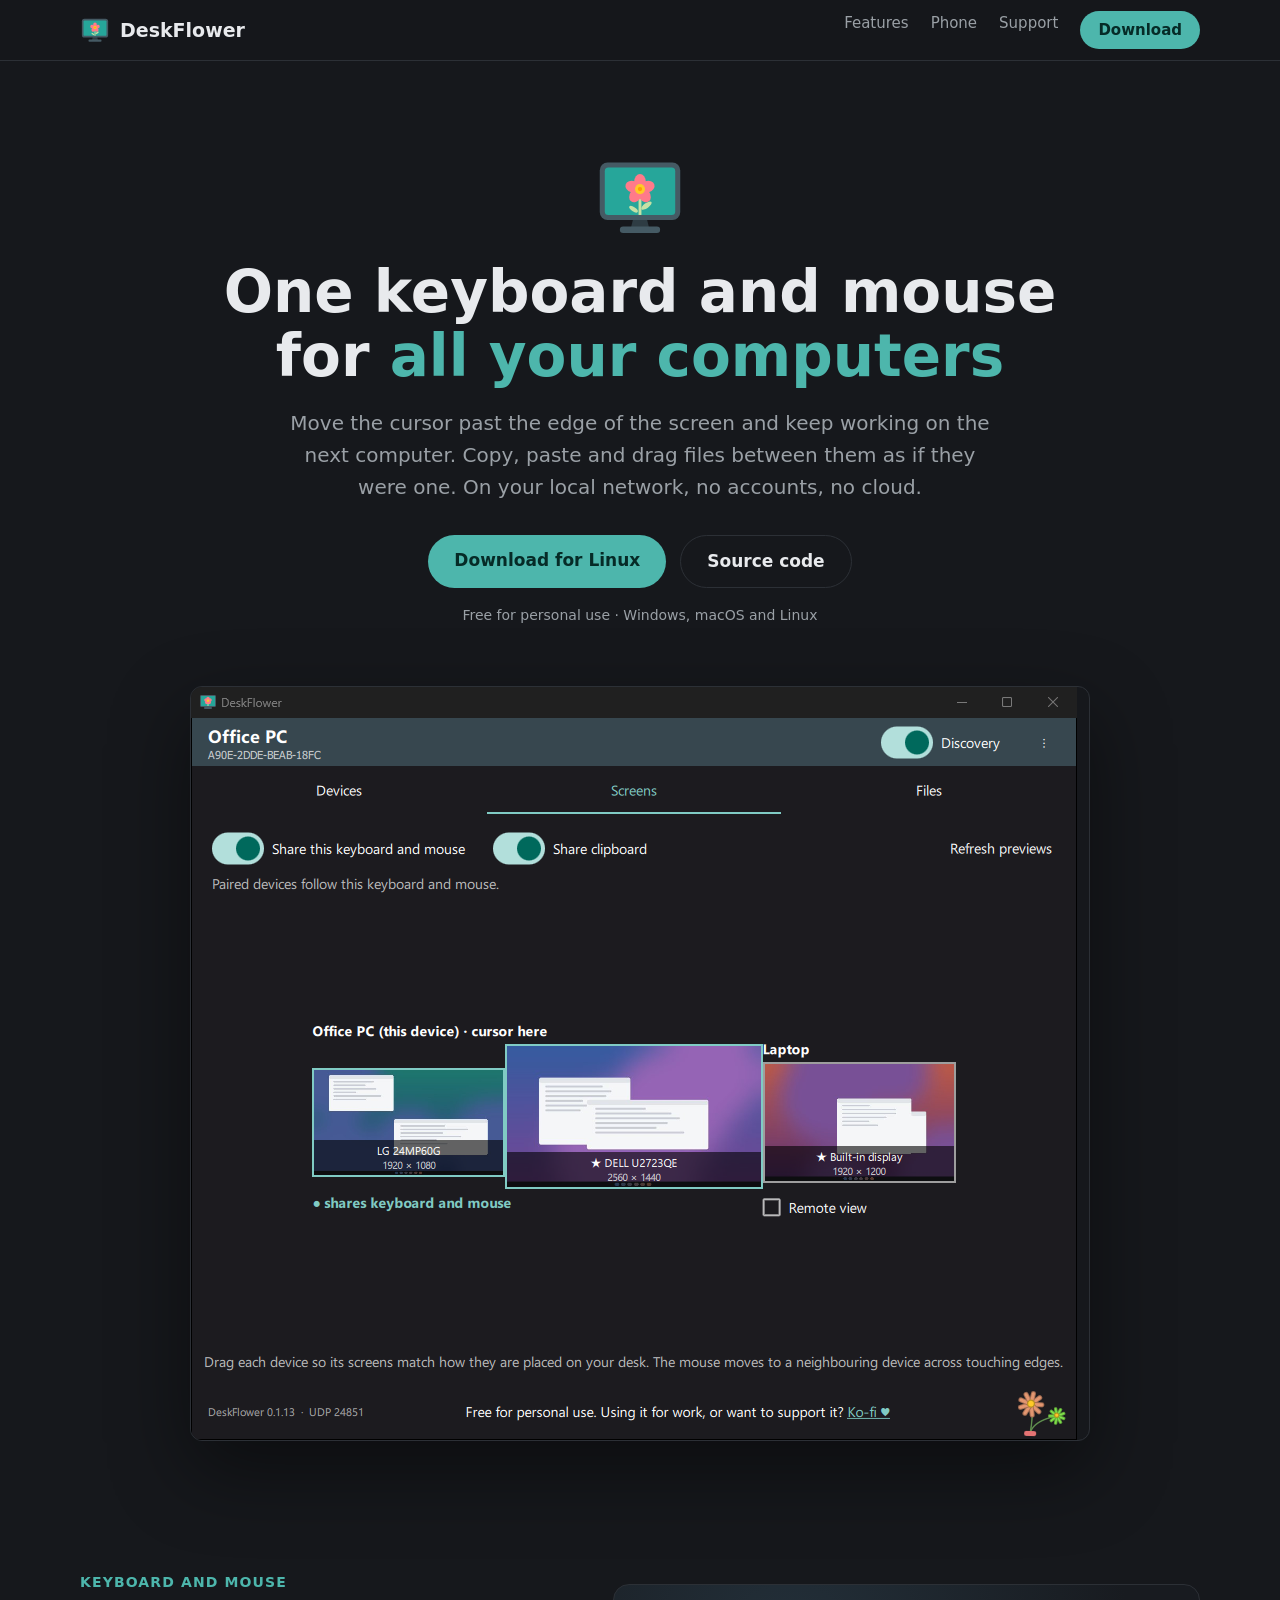
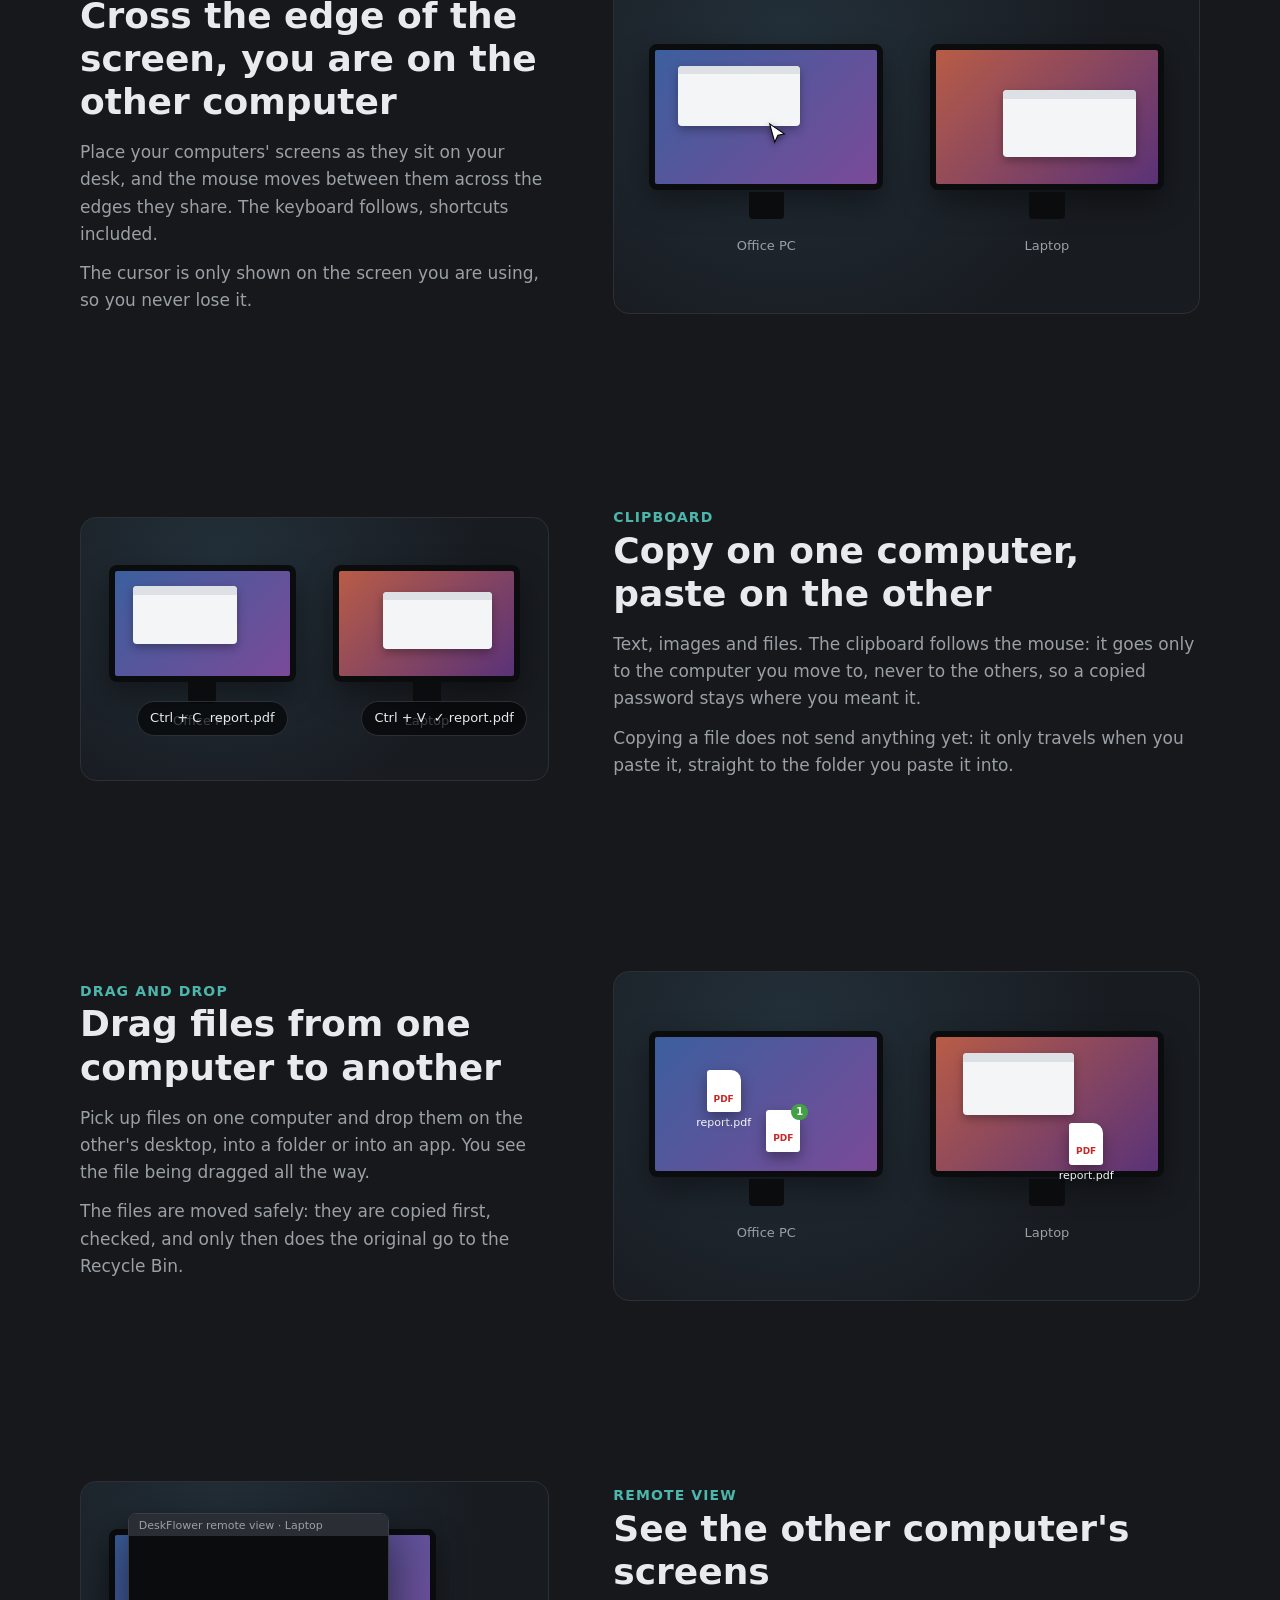
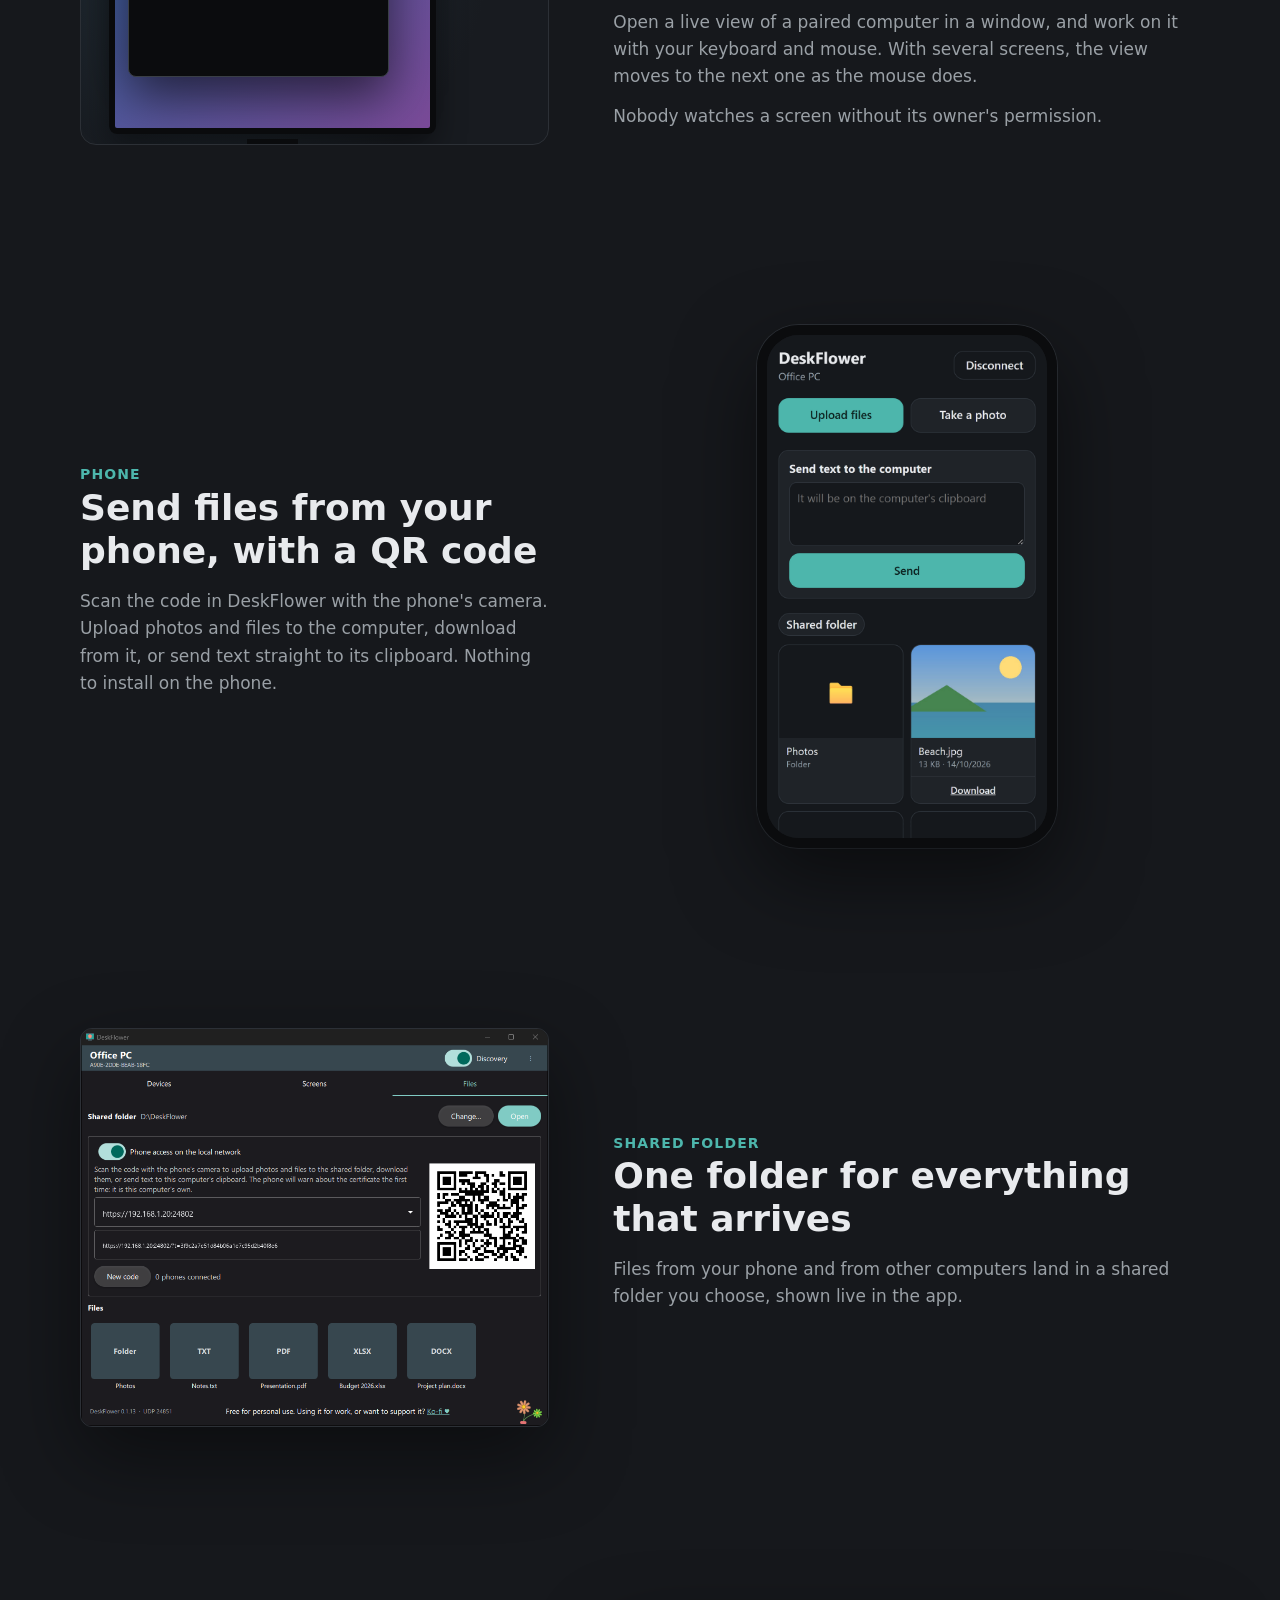
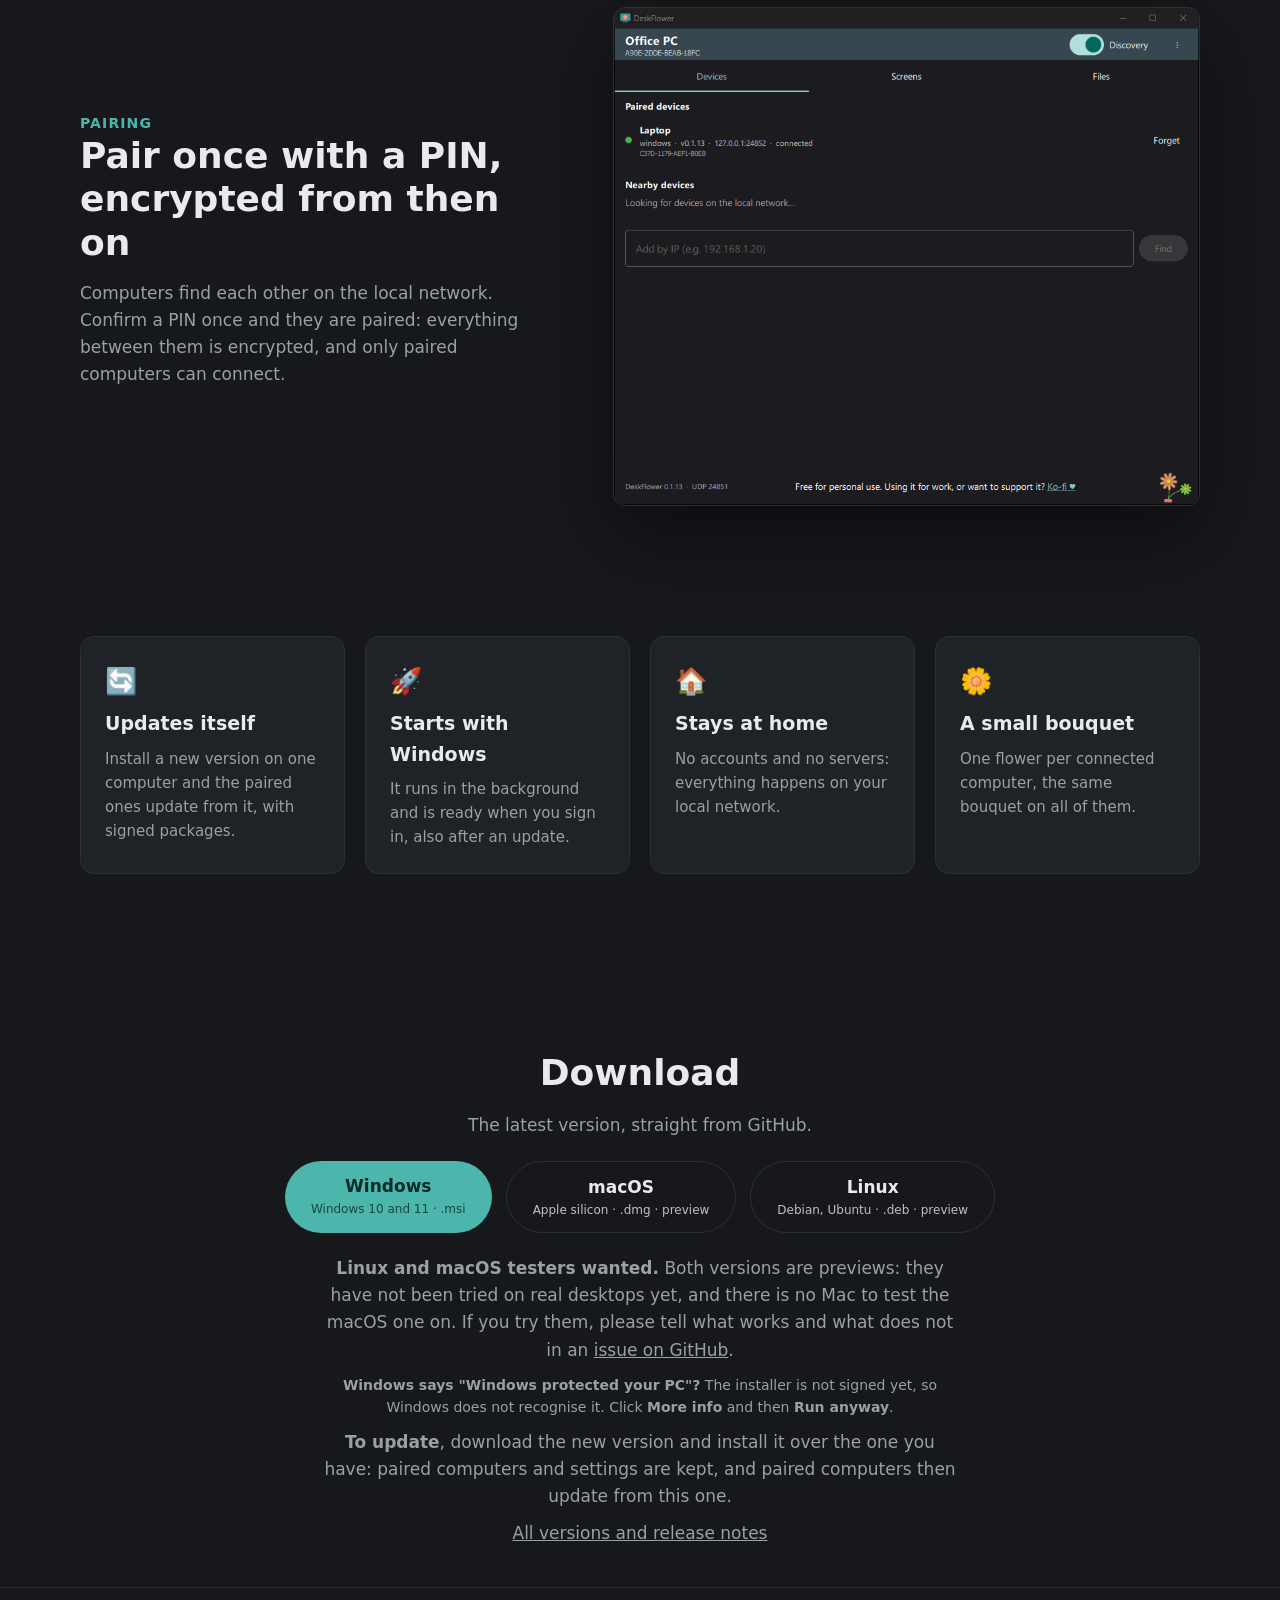
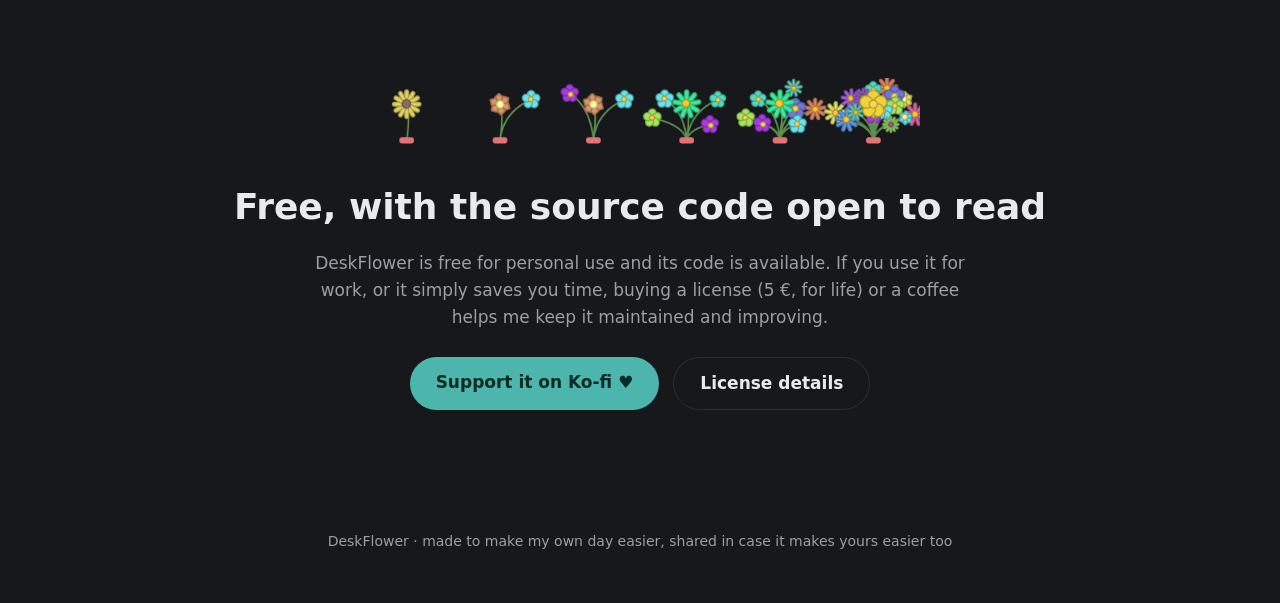
<file: docs/index.html>
<!doctype html>
<!-- GitHub Pages entry (Settings > Pages > Deploy from a branch: main, /docs).
     The download and source links point at REPO below: set it to the published repository. -->
<html lang="en">
<head>
  <meta charset="utf-8">
  <meta name="viewport" content="width=device-width, initial-scale=1">
  <title>DeskFlower: one keyboard and mouse for all your computers</title>
  <meta name="description" content="Share keyboard, mouse, clipboard and files between computers on your local network. Drag files from one computer to another, see their screens, send files from your phone.">
  <link rel="icon" href="img/icon.svg" type="image/svg+xml">
  <style>
    :root {
      --bg: #16181c; --panel: #1f2227; --line: #2c3036; --text: #e8eaed; --muted: #9aa0a6;
      --accent: #4db6ac; --accent-dark: #00796b; --petal: #f48fb1;
    }
    * { box-sizing: border-box; }
    html { scroll-behavior: smooth; }
    body { margin: 0; background: var(--bg); color: var(--text); line-height: 1.6;
           font: 17px/1.6 "Segoe UI", system-ui, -apple-system, Roboto, sans-serif; }
    a { color: var(--accent); }
    img { max-width: 100%; height: auto; display: block; }
    .wrap { width: min(1120px, 92vw); margin: 0 auto; }

    /* Header */
    header { position: sticky; top: 0; z-index: 10; background: rgba(22, 24, 28, .85);
             backdrop-filter: blur(10px); border-bottom: 1px solid var(--line); }
    header .wrap { display: flex; align-items: center; gap: 12px; height: 60px; }
    header .brand { display: flex; align-items: center; gap: 10px; font-weight: 700; font-size: 19px;
                    color: var(--text); text-decoration: none; }
    header nav { margin-left: auto; display: flex; gap: 22px; }
    header nav a { color: var(--muted); text-decoration: none; font-size: 15px; }
    header nav a:hover { color: var(--text); }
    @media (max-width: 700px) { header nav a:not(.btn) { display: none; } }

    .btn { display: inline-block; padding: 12px 26px; border-radius: 999px; background: var(--accent);
           color: #062b27; font-weight: 600; text-decoration: none; transition: transform .15s; }
    .btn:hover { transform: translateY(-2px); }
    .btn.ghost { background: transparent; color: var(--text); border: 1px solid var(--line); }
    header .btn { padding: 7px 18px; font-size: 15px; }

    /* Hero */
    .hero { text-align: center; padding: 90px 0 40px; }
    .hero img.logo { width: 92px; margin: 0 auto 18px; animation: sway 5s ease-in-out infinite; transform-origin: bottom; }
    .hero h1 { font-size: clamp(34px, 6vw, 58px); line-height: 1.1; margin: 0 0 18px; }
    .hero h1 span { color: var(--accent); }
    .hero p { color: var(--muted); font-size: 20px; max-width: 720px; margin: 0 auto 32px; }
    .hero .actions { display: flex; gap: 14px; justify-content: center; flex-wrap: wrap; }
    .hero .note { font-size: 14px; margin-top: 16px; }
    .hero .shot { margin: 60px auto 0; max-width: 900px; }
    @keyframes sway { 50% { transform: rotate(4deg); } }

    .shot { border-radius: 12px; overflow: hidden; border: 1px solid var(--line);
            box-shadow: 0 30px 80px rgba(0, 0, 0, .45); }

    /* Features, revealed while scrolling */
    .feature { display: grid; grid-template-columns: 1fr 1.25fr; gap: 64px; align-items: center; padding: 90px 0; }
    .feature:nth-of-type(even) .text { order: 2; }
    .feature h2 { font-size: clamp(26px, 3.4vw, 36px); line-height: 1.2; margin: 0 0 16px; }
    .feature p { color: var(--muted); margin: 0 0 12px; }
    .feature .tag { color: var(--accent); font-weight: 600; font-size: 14px; letter-spacing: .08em; text-transform: uppercase; }
    @media (max-width: 860px) {
      .feature { grid-template-columns: 1fr; gap: 32px; padding: 60px 0; }
      .feature:nth-of-type(even) .text { order: 0; }
    }
    .reveal { opacity: 0; transform: translateY(40px); transition: opacity .8s ease, transform .8s ease; }
    .reveal.visible { opacity: 1; transform: none; }
    .reveal .media { transition: transform 1s ease .15s; transform: scale(.96); }
    .reveal.visible .media { transform: none; }
    @media (prefers-reduced-motion: reduce) {
      .reveal, .reveal .media { opacity: 1; transform: none; transition: none; }
      *, *::before, *::after { animation: none !important; }
    }

    .phone { width: 300px; margin: 0 auto; border: 10px solid #0b0c0e; border-radius: 42px; overflow: hidden;
             box-shadow: 0 30px 80px rgba(0, 0, 0, .5), 0 0 0 1px var(--line); }
    .phone img { width: 100%; aspect-ratio: 390 / 700; object-fit: cover; object-position: top; }

    /* Illustrations: two computers on a desk */
    .desk { position: relative; aspect-ratio: 16 / 9; border-radius: 16px; background:
            radial-gradient(circle at 30% 20%, #23303a, #181b20 70%); border: 1px solid var(--line); overflow: hidden; }
    .monitor { position: absolute; top: 18%; width: 40%; aspect-ratio: 16 / 10; border-radius: 8px;
               border: 6px solid #0b0c0e; box-shadow: 0 12px 30px rgba(0, 0, 0, .4); }
    .monitor::after { content: ""; position: absolute; left: 42%; bottom: -26%; width: 16%; height: 20%;
                      background: #0b0c0e; border-radius: 0 0 4px 4px; }
    .monitor.left { left: 6%; background: linear-gradient(135deg, #3c5f9e, #7a4a98); }
    .monitor.right { right: 6%; background: linear-gradient(135deg, #b85c46, #5a3278); }
    .monitor .label { position: absolute; bottom: -54%; width: 100%; text-align: center; font-size: 13px; color: var(--muted); }
    .monitor .win { position: absolute; background: #f4f5f7; border-radius: 4px; box-shadow: 0 4px 10px rgba(0, 0, 0, .3); }
    .monitor .win::before { content: ""; position: absolute; inset: 0 0 auto 0; height: 14%; min-height: 6px;
                            background: #dde0e5; border-radius: 4px 4px 0 0; }
    .cursor, .item { position: absolute; z-index: 3; top: 42%; left: 26%; }
    .cursor svg { width: 22px; filter: drop-shadow(0 2px 3px rgba(0, 0, 0, .5)); }
    .item { display: flex; flex-direction: column; align-items: center; gap: 2px; font-size: 11px; color: #fff; }
    .file { width: 34px; height: 42px; background: #fff; border-radius: 3px 10px 3px 3px; position: relative;
            box-shadow: 0 6px 14px rgba(0, 0, 0, .35); }
    .file::after { content: "PDF"; position: absolute; bottom: 6px; left: 0; right: 0; text-align: center;
                   font-size: 9px; font-weight: 700; color: #c62828; }
    .badge { position: absolute; top: -6px; right: -8px; background: #43a047; color: #fff; border-radius: 9px;
             font-size: 10px; padding: 0 5px; font-weight: 700; }
    .chip { position: absolute; z-index: 4; padding: 6px 12px; border-radius: 999px; font-size: 13px;
            background: rgba(0, 0, 0, .6); border: 1px solid var(--line); white-space: nowrap; }

    .visible .glide { animation: glide 6s ease-in-out infinite; }
    @keyframes glide {
      0%, 10% { left: 22%; top: 46%; }
      45%, 60% { left: 72%; top: 40%; }
      95%, 100% { left: 22%; top: 46%; }
    }
    .visible .carry { animation: carry 6s ease-in-out infinite; }
    @keyframes carry {
      0%, 12% { left: 18%; top: 40%; opacity: 1; }
      55% { left: 74%; top: 52%; opacity: 1; }
      75% { left: 74%; top: 52%; opacity: 1; }
      85%, 100% { left: 74%; top: 52%; opacity: 0; }
    }
    .visible .landed { animation: landed 6s ease-in-out infinite; }
    @keyframes landed { 0%, 72% { opacity: 0; } 80%, 100% { opacity: 1; } }
    .visible .ghost-left { animation: ghost 6s ease-in-out infinite; }
    @keyframes ghost { 0%, 80% { opacity: 1; } 90%, 100% { opacity: .15; } }
    .visible .pop { animation: pop 6s ease-in-out infinite; }
    @keyframes pop { 0%, 18% { opacity: 0; transform: translateY(6px); } 24%, 46% { opacity: 1; transform: none; }
                     52%, 62% { opacity: 0; } 68%, 90% { opacity: 1; } 96%, 100% { opacity: 0; } }
    .visible .pop2 { animation: pop2 6s ease-in-out infinite; }
    @keyframes pop2 { 0%, 62% { opacity: 0; } 68%, 90% { opacity: 1; } 96%, 100% { opacity: 0; } }

    /* Remote view: a window showing the other computer */
    .viewer { position: absolute; left: 10%; top: 12%; width: 56%; aspect-ratio: 16 / 10; z-index: 3;
              border-radius: 8px; overflow: hidden; border: 1px solid #3a3f46; background: #0b0c0e;
              box-shadow: 0 20px 50px rgba(0, 0, 0, .6); }
    .viewer .bar { height: 22px; background: #2a2d33; font-size: 11px; color: var(--muted); padding: 3px 10px; }
    .viewer .screen { position: absolute; inset: 22px 0 0 0; transition: background 1s; }
    .visible .viewer .screen { animation: screens 7s ease-in-out infinite; }
    @keyframes screens {
      0%, 45% { background: linear-gradient(135deg, #b85c46, #5a3278); }
      55%, 100% { background: linear-gradient(135deg, #2e7d6f, #1f3f73); }
    }

    /* Small things */
    .grid { display: grid; grid-template-columns: repeat(auto-fit, minmax(240px, 1fr)); gap: 20px; padding: 40px 0 90px; }
    .card { background: var(--panel); border: 1px solid var(--line); border-radius: 14px; padding: 24px; }
    .card h3 { margin: 6px 0 8px; font-size: 19px; }
    .card p { margin: 0; color: var(--muted); font-size: 15px; }
    .card .ico { font-size: 26px; }

    .downloads { text-align: center; padding: 80px 0 30px; }
    .downloads h2 { font-size: clamp(26px, 3.4vw, 36px); margin: 0 0 10px; }
    .downloads .systems { display: flex; gap: 14px; justify-content: center; flex-wrap: wrap; margin: 22px 0; }
    .downloads .systems .btn { min-width: 190px; }
    .downloads .systems small { display: block; font-size: 12px; font-weight: 400; opacity: .8; }
    .downloads p { color: var(--muted); max-width: 640px; margin: 0 auto 10px; }
    .downloads p a { color: inherit; }
    .downloads .smartscreen { font-size: 14px; }
    .support { text-align: center; padding: 90px 0; border-top: 1px solid var(--line); }
    .support h2 { font-size: clamp(26px, 3.4vw, 36px); margin: 0 0 14px; }
    .support p { color: var(--muted); max-width: 680px; margin: 0 auto 26px; }
    .bouquet { max-width: 560px; margin: 0 auto 30px; }
    footer { color: var(--muted); font-size: 14px; text-align: center; padding: 30px 0 50px; }
  </style>
</head>
<body>
  <header>
    <div class="wrap">
      <a class="brand" href="#"><img src="img/icon.svg" width="30" height="30" alt="">DeskFlower</a>
      <nav>
        <a href="#keyboard">Features</a>
        <a href="#phone">Phone</a>
        <a href="#support">Support</a>
        <a class="btn" href="#download">Download</a>
      </nav>
    </div>
  </header>

  <main>
    <section class="hero wrap">
      <img class="logo" src="img/icon.svg" alt="DeskFlower icon">
      <h1>One keyboard and mouse<br>for <span>all your computers</span></h1>
      <p>Move the cursor past the edge of the screen and keep working on the next computer.
         Copy, paste and drag files between them as if they were one. On your local network, no accounts, no cloud.</p>
      <div class="actions">
        <a class="btn js-download" href="#download">Download</a>
        <a class="btn ghost js-source" href="#">Source code</a>
      </div>
      <p class="note">Free for personal use · Windows, macOS and Linux</p>
      <div class="shot reveal"><img class="media" src="img/screens.png" alt="DeskFlower window: the screens of two computers placed side by side" width="886" height="753"></div>
    </section>

    <div class="wrap">
      <section class="feature reveal" id="keyboard">
        <div class="text">
          <div class="tag">Keyboard and mouse</div>
          <h2>Cross the edge of the screen, you are on the other computer</h2>
          <p>Place your computers' screens as they sit on your desk, and the mouse moves between them across
             the edges they share. The keyboard follows, shortcuts included.</p>
          <p>The cursor is only shown on the screen you are using, so you never lose it.</p>
        </div>
        <div class="desk media" aria-hidden="true">
          <div class="monitor left"><div class="win" style="left:10%;top:12%;width:55%;height:45%"></div><div class="label">Office PC</div></div>
          <div class="monitor right"><div class="win" style="left:30%;top:30%;width:60%;height:50%"></div><div class="label">Laptop</div></div>
          <div class="cursor glide"><svg viewBox="0 0 24 24"><path d="M4 2l16 11-7 1.5L9.5 22z" fill="#fff" stroke="#000" stroke-width="1.2"/></svg></div>
        </div>
      </section>

      <section class="feature reveal">
        <div class="text">
          <div class="tag">Clipboard</div>
          <h2>Copy on one computer, paste on the other</h2>
          <p>Text, images and files. The clipboard follows the mouse: it goes only to the computer you move to,
             never to the others, so a copied password stays where you meant it.</p>
          <p>Copying a file does not send anything yet: it only travels when you paste it, straight to the folder
             you paste it into.</p>
        </div>
        <div class="desk media" aria-hidden="true">
          <div class="monitor left"><div class="win" style="left:10%;top:15%;width:60%;height:55%"></div><div class="label">Office PC</div></div>
          <div class="monitor right"><div class="win" style="left:25%;top:20%;width:62%;height:55%"></div><div class="label">Laptop</div></div>
          <div class="chip pop" style="left:12%;top:70%">Ctrl + C &nbsp;report.pdf</div>
          <div class="chip pop2" style="left:60%;top:70%">Ctrl + V &nbsp;✓ report.pdf</div>
        </div>
      </section>

      <section class="feature reveal">
        <div class="text">
          <div class="tag">Drag and drop</div>
          <h2>Drag files from one computer to another</h2>
          <p>Pick up files on one computer and drop them on the other's desktop, into a folder or into an app.
             You see the file being dragged all the way.</p>
          <p>The files are moved safely: they are copied first, checked, and only then does the original go to
             the Recycle Bin.</p>
        </div>
        <div class="desk media" aria-hidden="true">
          <div class="monitor left"><div class="label">Office PC</div></div>
          <div class="monitor right"><div class="win" style="left:12%;top:12%;width:50%;height:46%"></div><div class="label">Laptop</div></div>
          <div class="item ghost-left" style="left:14%;top:30%"><div class="file"></div>report.pdf</div>
          <div class="item carry"><div class="file"><span class="badge">1</span></div></div>
          <div class="item landed" style="left:76%;top:46%"><div class="file"></div>report.pdf</div>
        </div>
      </section>

      <section class="feature reveal">
        <div class="text">
          <div class="tag">Remote view</div>
          <h2>See the other computer's screens</h2>
          <p>Open a live view of a paired computer in a window, and work on it with your keyboard and mouse.
             With several screens, the view moves to the next one as the mouse does.</p>
          <p>Nobody watches a screen without its owner's permission.</p>
        </div>
        <div class="desk media" aria-hidden="true">
          <div class="monitor left" style="width:70%;left:6%"></div>
          <div class="viewer"><div class="bar">DeskFlower remote view · Laptop</div><div class="screen"></div></div>
        </div>
      </section>

      <section class="feature reveal" id="phone">
        <div class="text">
          <div class="tag">Phone</div>
          <h2>Send files from your phone, with a QR code</h2>
          <p>Scan the code in DeskFlower with the phone's camera. Upload photos and files to the computer,
             download from it, or send text straight to its clipboard. Nothing to install on the phone.</p>
        </div>
        <div class="phone media"><img src="img/phone.png" alt="DeskFlower's page on a phone: upload files, take a photo, send text, shared folder" width="780" height="1688"></div>
      </section>

      <section class="feature reveal">
        <div class="text">
          <div class="tag">Shared folder</div>
          <h2>One folder for everything that arrives</h2>
          <p>Files from your phone and from other computers land in a shared folder you choose, shown live in the app.</p>
        </div>
        <div class="shot media"><img src="img/files.png" alt="Files tab: shared folder, phone access QR code and files" width="886" height="753"></div>
      </section>

      <section class="feature reveal">
        <div class="text">
          <div class="tag">Pairing</div>
          <h2>Pair once with a PIN, encrypted from then on</h2>
          <p>Computers find each other on the local network. Confirm a PIN once and they are paired:
             everything between them is encrypted, and only paired computers can connect.</p>
        </div>
        <div class="shot media"><img src="img/devices.png" alt="Devices tab: a paired laptop, connected" width="886" height="753"></div>
      </section>
    </div>

    <section class="wrap reveal">
      <div class="grid">
        <div class="card"><div class="ico">🔄</div><h3>Updates itself</h3><p>Install a new version on one computer and the paired ones update from it, with signed packages.</p></div>
        <div class="card"><div class="ico">🚀</div><h3>Starts with Windows</h3><p>It runs in the background and is ready when you sign in, also after an update.</p></div>
        <div class="card"><div class="ico">🏠</div><h3>Stays at home</h3><p>No accounts and no servers: everything happens on your local network.</p></div>
        <div class="card"><div class="ico">🌼</div><h3>A small bouquet</h3><p>One flower per connected computer, the same bouquet on all of them.</p></div>
      </div>
    </section>

    <section class="downloads wrap reveal" id="download">
      <h2>Download</h2>
      <p class="js-version">The latest version, straight from GitHub.</p>
      <div class="systems">
        <a class="btn" data-system="windows" href="#">Windows<small>Windows 10 and 11 · .msi</small></a>
        <a class="btn ghost" data-system="macos" href="#">macOS<small>Apple silicon · .dmg · preview</small></a>
        <a class="btn ghost" data-system="linux" href="#">Linux<small>Debian, Ubuntu · .deb · preview</small></a>
      </div>
      <p><b>Linux and macOS testers wanted.</b> Both versions are previews: they have not been tried on real
         desktops yet, and there is no Mac to test the macOS one on. If you try them, please tell what works
         and what does not in an <a href="https://github.com/bnogalm/DeskFlower/issues">issue on GitHub</a>.</p>
      <p class="smartscreen"><b>Windows says "Windows protected your PC"?</b> The installer is not signed yet, so
         Windows does not recognise it. Click <b>More info</b> and then <b>Run anyway</b>.</p>
      <p><b>To update</b>, download the new version and install it over the one you have: paired computers and
         settings are kept, and paired computers then update from this one.</p>
      <p><a class="js-releases" href="#">All versions and release notes</a></p>
    </section>

    <section class="support reveal" id="support">
      <div class="wrap">
        <img class="bouquet" src="img/bouquets.png" alt="Bouquets with one flower per computer" width="1368" height="170">
        <h2>Free, with the source code open to read</h2>
        <p>DeskFlower is free for personal use and its code is available. If you use it for work, or it simply saves
           you time, buying a license (5 €, for life) or a coffee helps me keep it maintained and improving.</p>
        <div class="actions" style="display:flex;gap:14px;justify-content:center;flex-wrap:wrap">
          <a class="btn" href="https://ko-fi.com/bnogal">Support it on Ko-fi ♥</a>
          <a class="btn ghost js-license" href="#">License details</a>
        </div>
      </div>
    </section>
  </main>

  <footer>DeskFlower · made to make my own day easier, shared in case it makes yours easier too</footer>

  <script>
    // The published repository (owner/name).
    const REPO = 'bnogalm/DeskFlower';
    const base = `https://github.com/${REPO}`;
    const releases = `${base}/releases/latest`;
    document.querySelectorAll('.js-releases').forEach(a => a.href = releases);

    // Downloads: a direct link to each system's installer in the latest release (the release page
    // if GitHub cannot be asked). The main button downloads the visitor's own system.
    const systems = {
      windows: { name: 'Windows', asset: /windows.*\.msi$|\.msi$/i },
      macos: { name: 'macOS', asset: /\.dmg$/i },
      linux: { name: 'Linux', asset: /linux.*\.deb$|\.deb$/i },
    };
    const ua = (navigator.userAgentData?.platform || navigator.platform || '') + ' ' + navigator.userAgent;
    const visitor = /android|iphone|ipad/i.test(ua) ? null
      : /win/i.test(ua) ? 'windows' : /mac/i.test(ua) ? 'macos' : /linux|x11/i.test(ua) ? 'linux' : null;
    const links = {};
    for (const id in systems) links[id] = releases;
    const show = () => {
      document.querySelectorAll('[data-system]').forEach(a => a.href = links[a.dataset.system]);
      document.querySelectorAll('.js-download').forEach(a => {
        if (!visitor) return; // a phone, or unknown: the downloads section
        a.href = links[visitor];
        a.textContent = `Download for ${systems[visitor].name}`;
      });
    };
    show();
    fetch(`https://api.github.com/repos/${REPO}/releases/latest`)
      .then(r => r.ok ? r.json() : Promise.reject(r.status))
      .then(release => {
        for (const id in systems) {
          const asset = (release.assets || []).find(a => systems[id].asset.test(a.name));
          if (asset) links[id] = asset.browser_download_url;
        }
        const version = (release.tag_name || '').replace(/^v/, '');
        if (version)
          document.querySelectorAll('.js-version').forEach(p => p.textContent = `Version ${version}, straight from GitHub.`);
        show();
      })
      .catch(() => {}); // the release page then
    document.querySelectorAll('.js-source').forEach(a => a.href = base);
    document.querySelectorAll('.js-license').forEach(a => a.href = `${base}/blob/main/COMMERCIAL-LICENSE.md`);

    // Each section appears as it scrolls into view.
    const io = new IntersectionObserver(entries => {
      for (const e of entries)
        if (e.isIntersecting) { e.target.classList.add('visible'); io.unobserve(e.target); }
    }, { threshold: 0.2 });
    document.querySelectorAll('.reveal').forEach(el => io.observe(el));
  </script>
</body>
</html>
</file>
